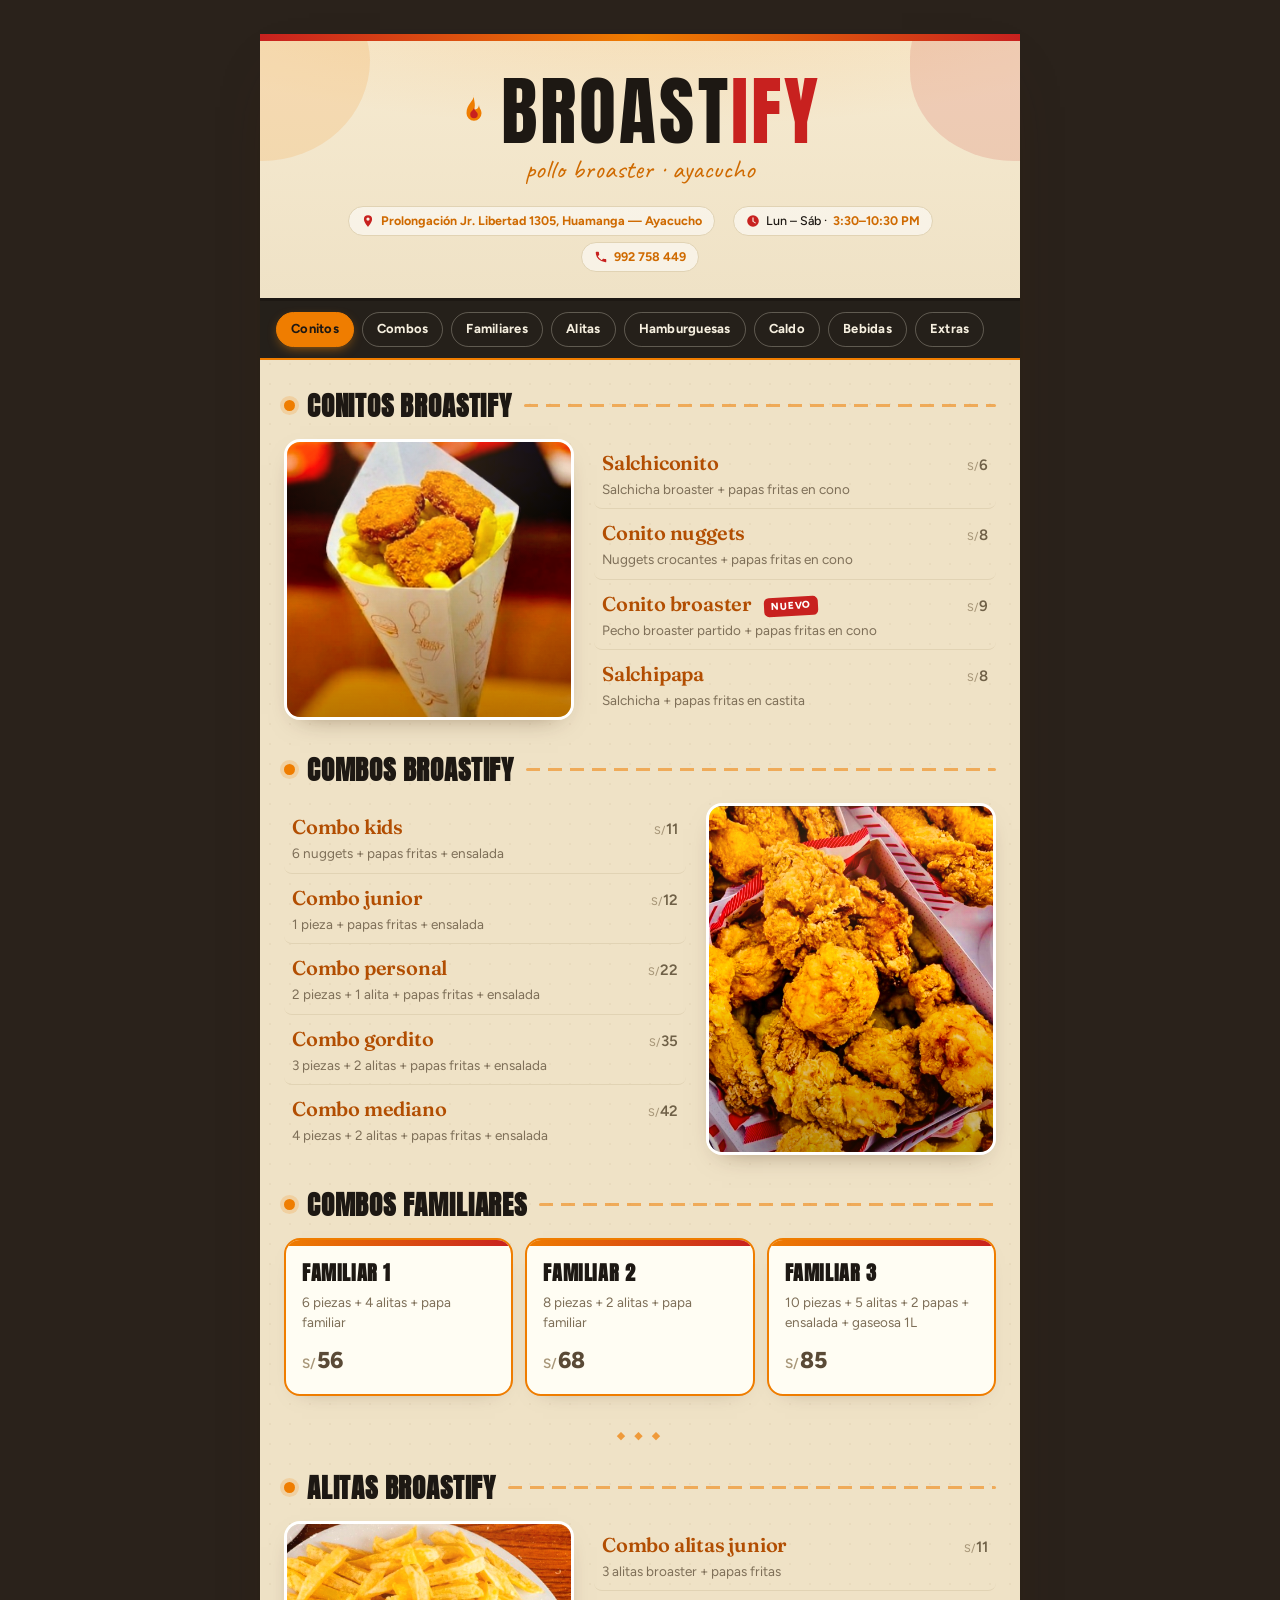
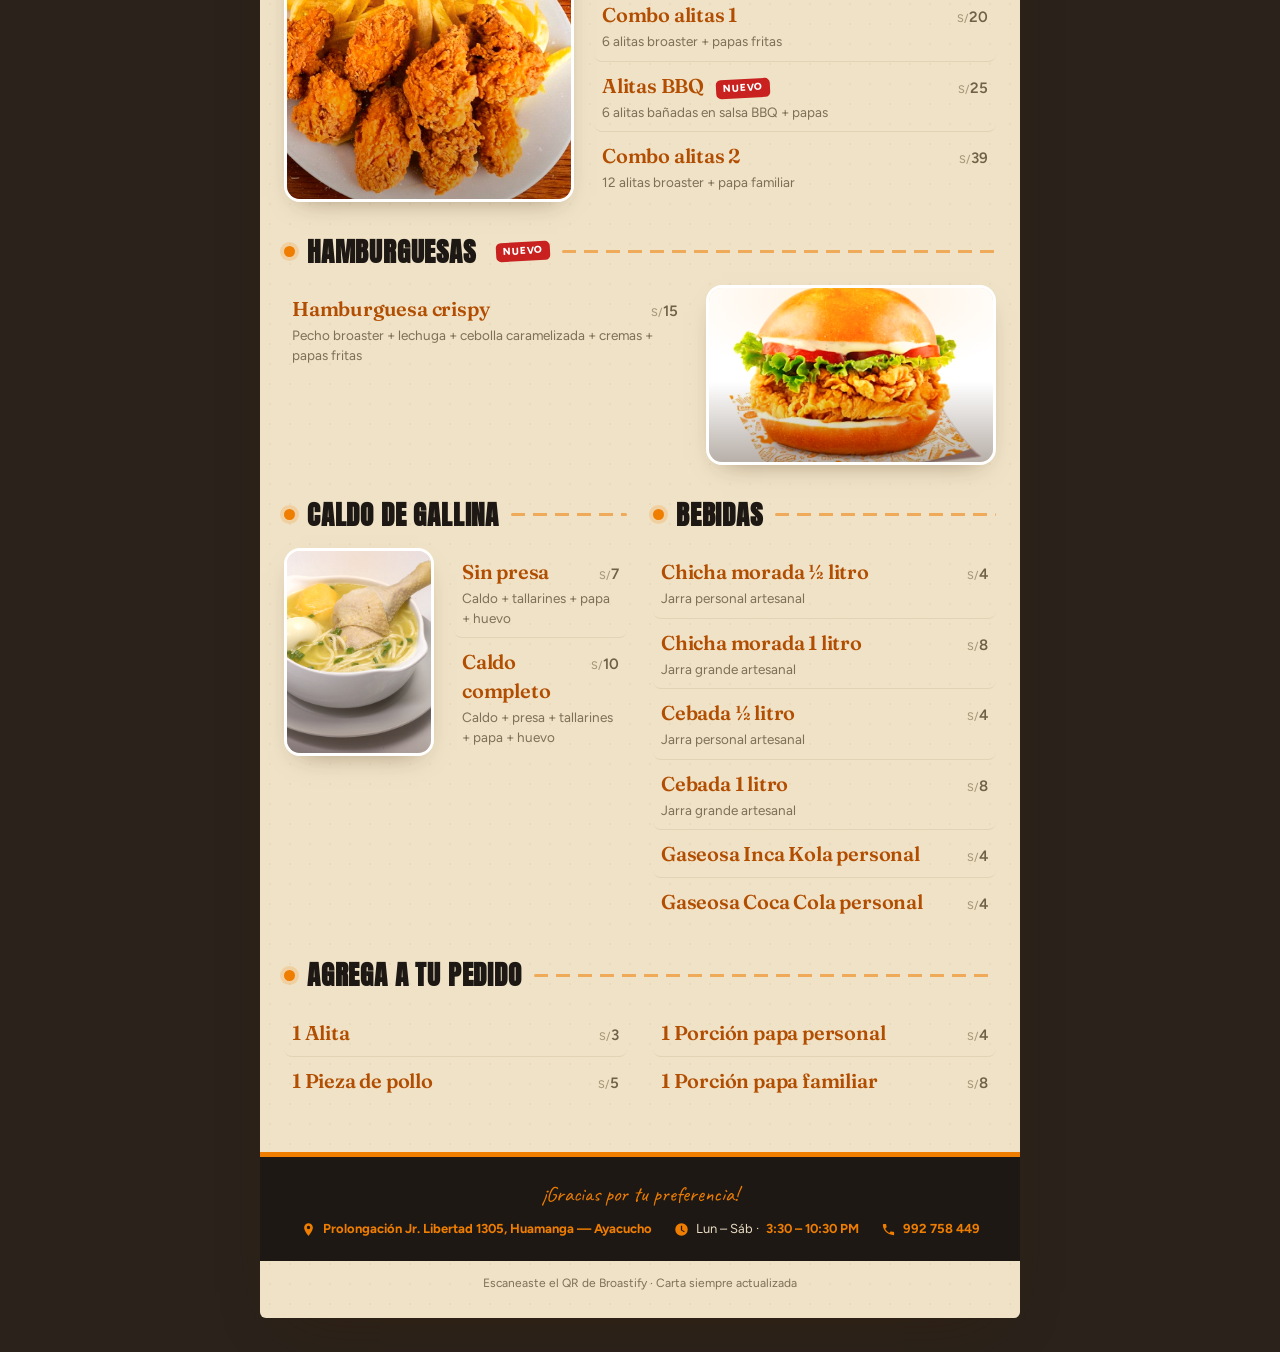
<file: index.html>
<!DOCTYPE html>
<html lang="es">
<head>
<meta charset="UTF-8">
<meta name="viewport" content="width=device-width, initial-scale=1">
<title>Broastify · Carta — Pollo broaster Ayacucho</title>
<meta name="description" content="Carta de Broastify: pollo broaster, alitas, combos familiares, caldo de gallina y más. Prolongación Jr. Libertad 1305, Huamanga — Ayacucho.">
<meta name="theme-color" content="#F5890A">
<link rel="preconnect" href="https://fonts.googleapis.com">
<link rel="preconnect" href="https://fonts.gstatic.com" crossorigin>
<link href="https://fonts.googleapis.com/css2?family=Anton&family=Caveat:wght@600;700&family=Figtree:wght@400;500;600;700;800&family=Fraunces:opsz,wght@9..144,500;9..144,600;9..144,700&display=swap" rel="stylesheet">
<link rel="stylesheet" href="styles.css">
</head>
<body>
<div class="menu">

  <!-- masthead -->
  <header class="masthead">
    <div class="brandmark">
      <svg class="flame" viewBox="0 0 24 30" fill="none" aria-hidden="true">
        <path d="M12 1C12 7 6 8 6 16a6 6 0 0 0 12 0c0-3-2-4-2-7 0 3-2 4-4 4 2-4-1-9 0-12Z" fill="#ef7d00"/>
        <path d="M12 11c0 3-3 3-3 6a3 3 0 0 0 6 0c0-2-3-3-3-6Z" fill="#c8211f"/>
      </svg>
      <div class="logo">BROAST<b>IFY</b></div>
    </div>
    <div class="tagline">pollo broaster · ayacucho</div>
    <div class="meta">
      <span><svg viewBox="0 0 24 24" fill="currentColor"><path d="M12 2a7 7 0 0 0-7 7c0 5 7 13 7 13s7-8 7-13a7 7 0 0 0-7-7Zm0 9.5A2.5 2.5 0 1 1 12 6a2.5 2.5 0 0 1 0 5.5Z"/></svg><b>Prolongación Jr. Libertad 1305, Huamanga — Ayacucho</b></span>
      <span><svg viewBox="0 0 24 24" fill="currentColor"><path d="M12 2a10 10 0 1 0 0 20 10 10 0 0 0 0-20Zm1 10.6 4 2.3-.8 1.4L11 13V6h2v6.6Z"/></svg>Lun – Sáb · <b>3:30–10:30 PM</b></span>
      <span><svg viewBox="0 0 24 24" fill="currentColor"><path d="M6.6 10.8a15 15 0 0 0 6.6 6.6l2.2-2.2c.3-.3.7-.4 1-.2 1.2.4 2.4.6 3.6.6.6 0 1 .4 1 1V20c0 .6-.4 1-1 1A17 17 0 0 1 3 4c0-.6.4-1 1-1h3.4c.6 0 1 .4 1 1 0 1.3.2 2.5.6 3.6.1.4 0 .8-.3 1l-2.1 2.2Z"/></svg><b>992 758 449</b></span>
    </div>
  </header>

  <!-- chip nav (screen only) -->
  <nav class="chips" aria-label="Categorías">
    <a href="#conitos">Conitos</a>
    <a href="#combos">Combos</a>
    <a href="#familiares">Familiares</a>
    <a href="#alitas">Alitas</a>
    <a href="#hamburguesas">Hamburguesas</a>
    <a href="#caldo">Caldo</a>
    <a href="#bebidas">Bebidas</a>
    <a href="#extras">Extras</a>
  </nav>

  <main>

    <!-- Conitos -->
    <section class="course" id="conitos">
      <h2 class="course__title"><span class="dot"></span>Conitos Broastify</h2>
      <div class="course__body">
        <div class="photo"><img src="images/conito.jpg" alt="Conito broaster" loading="lazy"></div>
        <ul class="list">
          <li class="item"><div class="item__row"><span class="item__name">Salchiconito</span><span class="leader"></span><span class="price"><i>S/</i>6</span></div><p class="item__desc">Salchicha broaster + papas fritas en cono</p></li>
          <li class="item"><div class="item__row"><span class="item__name">Conito nuggets</span><span class="leader"></span><span class="price"><i>S/</i>8</span></div><p class="item__desc">Nuggets crocantes + papas fritas en cono</p></li>
          <li class="item"><div class="item__row"><span class="item__name">Conito broaster <span class="new">Nuevo</span></span><span class="leader"></span><span class="price"><i>S/</i>9</span></div><p class="item__desc">Pecho broaster partido + papas fritas en cono</p></li>
          <li class="item"><div class="item__row"><span class="item__name">Salchipapa</span><span class="leader"></span><span class="price"><i>S/</i>8</span></div><p class="item__desc">Salchicha + papas fritas en castita</p></li>
        </ul>
      </div>
    </section>

    <!-- Combos -->
    <section class="course course--rev" id="combos">
      <h2 class="course__title"><span class="dot"></span>Combos Broastify</h2>
      <div class="course__body">
        <div class="photo"><img src="images/combos.jpg" alt="Combos Broastify" loading="lazy"></div>
        <ul class="list">
          <li class="item"><div class="item__row"><span class="item__name">Combo kids</span><span class="leader"></span><span class="price"><i>S/</i>11</span></div><p class="item__desc">6 nuggets + papas fritas + ensalada</p></li>
          <li class="item"><div class="item__row"><span class="item__name">Combo junior</span><span class="leader"></span><span class="price"><i>S/</i>12</span></div><p class="item__desc">1 pieza + papas fritas + ensalada</p></li>
          <li class="item"><div class="item__row"><span class="item__name">Combo personal</span><span class="leader"></span><span class="price"><i>S/</i>22</span></div><p class="item__desc">2 piezas + 1 alita + papas fritas + ensalada</p></li>
          <li class="item"><div class="item__row"><span class="item__name">Combo gordito</span><span class="leader"></span><span class="price"><i>S/</i>35</span></div><p class="item__desc">3 piezas + 2 alitas + papas fritas + ensalada</p></li>
          <li class="item"><div class="item__row"><span class="item__name">Combo mediano</span><span class="leader"></span><span class="price"><i>S/</i>42</span></div><p class="item__desc">4 piezas + 2 alitas + papas fritas + ensalada</p></li>
        </ul>
      </div>
    </section>

    <!-- Familiares -->
    <section class="course" id="familiares">
      <h2 class="course__title"><span class="dot"></span>Combos Familiares</h2>
      <div class="fam">
        <div class="fam-card"><h3>Familiar 1</h3><p>6 piezas + 4 alitas + papa familiar</p><span class="price"><i>S/</i>56</span></div>
        <div class="fam-card"><h3>Familiar 2</h3><p>8 piezas + 2 alitas + papa familiar</p><span class="price"><i>S/</i>68</span></div>
        <div class="fam-card"><h3>Familiar 3</h3><p>10 piezas + 5 alitas + 2 papas + ensalada + gaseosa 1L</p><span class="price"><i>S/</i>85</span></div>
      </div>
    </section>

    <div class="page-break"></div>

    <!-- Alitas -->
    <section class="course" id="alitas">
      <h2 class="course__title"><span class="dot"></span>Alitas Broastify</h2>
      <div class="course__body">
        <div class="photo"><img src="images/alitas.jpg" alt="Alitas Broastify" loading="lazy"></div>
        <ul class="list">
          <li class="item"><div class="item__row"><span class="item__name">Combo alitas junior</span><span class="leader"></span><span class="price"><i>S/</i>11</span></div><p class="item__desc">3 alitas broaster + papas fritas</p></li>
          <li class="item"><div class="item__row"><span class="item__name">Combo alitas 1</span><span class="leader"></span><span class="price"><i>S/</i>20</span></div><p class="item__desc">6 alitas broaster + papas fritas</p></li>
          <li class="item"><div class="item__row"><span class="item__name">Alitas BBQ <span class="new">Nuevo</span></span><span class="leader"></span><span class="price"><i>S/</i>25</span></div><p class="item__desc">6 alitas bañadas en salsa BBQ + papas</p></li>
          <li class="item"><div class="item__row"><span class="item__name">Combo alitas 2</span><span class="leader"></span><span class="price"><i>S/</i>39</span></div><p class="item__desc">12 alitas broaster + papa familiar</p></li>
        </ul>
      </div>
    </section>

    <!-- Hamburguesa -->
    <section class="course course--rev" id="hamburguesas">
      <h2 class="course__title"><span class="dot"></span>Hamburguesas <span class="new">Nuevo</span></h2>
      <div class="course__body">
        <div class="photo"><img src="images/hamburguesa.jpg" alt="Hamburguesa crispy" loading="lazy"></div>
        <ul class="list">
          <li class="item"><div class="item__row"><span class="item__name">Hamburguesa crispy</span><span class="leader"></span><span class="price"><i>S/</i>15</span></div><p class="item__desc">Pecho broaster + lechuga + cebolla caramelizada + cremas + papas fritas</p></li>
        </ul>
      </div>
    </section>

    <!-- Caldo + Bebidas -->
    <div class="split">
      <section class="course" id="caldo">
        <h2 class="course__title"><span class="dot"></span>Caldo de Gallina</h2>
        <div class="course__body">
          <div class="photo"><img src="images/caldo.jpg" alt="Caldo de gallina" loading="lazy"></div>
          <ul class="list">
            <li class="item"><div class="item__row"><span class="item__name">Sin presa</span><span class="leader"></span><span class="price"><i>S/</i>7</span></div><p class="item__desc">Caldo + tallarines + papa + huevo</p></li>
            <li class="item"><div class="item__row"><span class="item__name">Caldo completo</span><span class="leader"></span><span class="price"><i>S/</i>10</span></div><p class="item__desc">Caldo + presa + tallarines + papa + huevo</p></li>
          </ul>
        </div>
      </section>

      <section class="course" id="bebidas">
        <h2 class="course__title"><span class="dot"></span>Bebidas</h2>
        <ul class="list">
          <li class="item"><div class="item__row"><span class="item__name">Chicha morada ½ litro</span><span class="leader"></span><span class="price"><i>S/</i>4</span></div><p class="item__desc">Jarra personal artesanal</p></li>
          <li class="item"><div class="item__row"><span class="item__name">Chicha morada 1 litro</span><span class="leader"></span><span class="price"><i>S/</i>8</span></div><p class="item__desc">Jarra grande artesanal</p></li>
          <li class="item"><div class="item__row"><span class="item__name">Cebada ½ litro</span><span class="leader"></span><span class="price"><i>S/</i>4</span></div><p class="item__desc">Jarra personal artesanal</p></li>
          <li class="item"><div class="item__row"><span class="item__name">Cebada 1 litro</span><span class="leader"></span><span class="price"><i>S/</i>8</span></div><p class="item__desc">Jarra grande artesanal</p></li>
          <li class="item"><div class="item__row"><span class="item__name">Gaseosa Inca Kola personal</span><span class="leader"></span><span class="price"><i>S/</i>4</span></div></li>
          <li class="item"><div class="item__row"><span class="item__name">Gaseosa Coca Cola personal</span><span class="leader"></span><span class="price"><i>S/</i>4</span></div></li>
        </ul>
      </section>
    </div>

    <!-- Extras -->
    <section class="course" id="extras">
      <h2 class="course__title"><span class="dot"></span>Agrega a tu pedido</h2>
      <div class="split">
        <ul class="list">
          <li class="item"><div class="item__row"><span class="item__name">1 Alita</span><span class="leader"></span><span class="price"><i>S/</i>3</span></div></li>
          <li class="item"><div class="item__row"><span class="item__name">1 Pieza de pollo</span><span class="leader"></span><span class="price"><i>S/</i>5</span></div></li>
        </ul>
        <ul class="list">
          <li class="item"><div class="item__row"><span class="item__name">1 Porción papa personal</span><span class="leader"></span><span class="price"><i>S/</i>4</span></div></li>
          <li class="item"><div class="item__row"><span class="item__name">1 Porción papa familiar</span><span class="leader"></span><span class="price"><i>S/</i>8</span></div></li>
        </ul>
      </div>
    </section>

  </main>

  <!-- footer -->
  <footer class="foot">
    <div class="sign">¡Gracias por tu preferencia!</div>
    <div class="row">
      <span><svg viewBox="0 0 24 24" fill="currentColor"><path d="M12 2a7 7 0 0 0-7 7c0 5 7 13 7 13s7-8 7-13a7 7 0 0 0-7-7Zm0 9.5A2.5 2.5 0 1 1 12 6a2.5 2.5 0 0 1 0 5.5Z"/></svg><b>Prolongación Jr. Libertad 1305, Huamanga — Ayacucho</b></span>
      <span><svg viewBox="0 0 24 24" fill="currentColor"><path d="M12 2a10 10 0 1 0 0 20 10 10 0 0 0 0-20Zm1 10.6 4 2.3-.8 1.4L11 13V6h2v6.6Z"/></svg>Lun – Sáb · <b>3:30 – 10:30 PM</b></span>
      <span><svg viewBox="0 0 24 24" fill="currentColor"><path d="M6.6 10.8a15 15 0 0 0 6.6 6.6l2.2-2.2c.3-.3.7-.4 1-.2 1.2.4 2.4.6 3.6.6.6 0 1 .4 1 1V20c0 .6-.4 1-1 1A17 17 0 0 1 3 4c0-.6.4-1 1-1h3.4c.6 0 1 .4 1 1 0 1.3.2 2.5.6 3.6.1.4 0 .8-.3 1l-2.1 2.2Z"/></svg><b>992 758 449</b></span>
    </div>
  </footer>

  <p class="scan-hint">Escaneaste el QR de Broastify · Carta siempre actualizada</p>

</div>
<script src="script.js"></script>
</body>
</html>
</file>
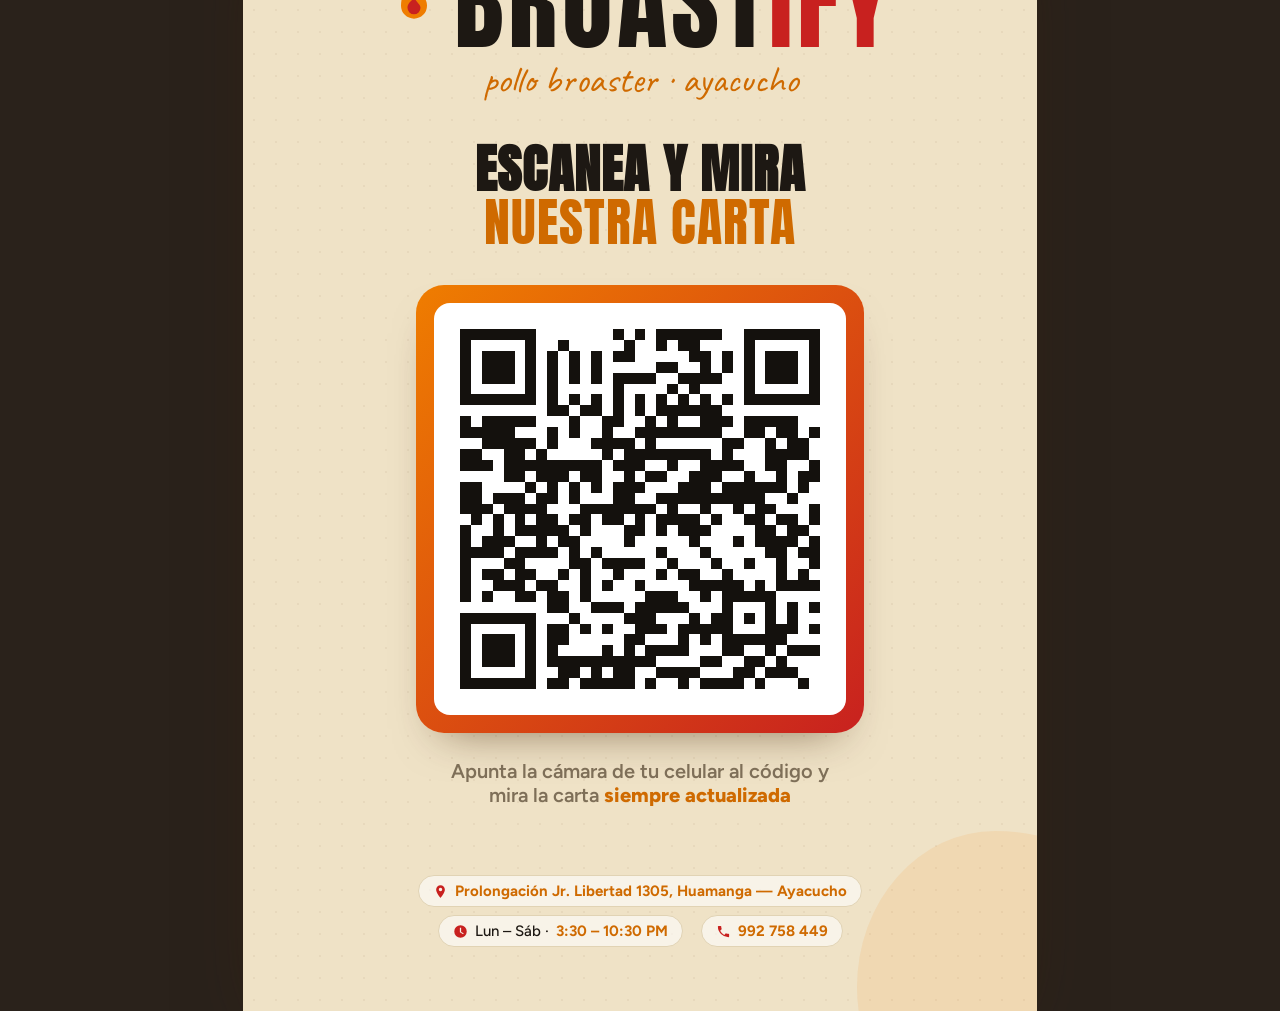
<file: qr.html>
<!DOCTYPE html>
<html lang="es">
<head>
<meta charset="UTF-8">
<meta name="viewport" content="width=device-width, initial-scale=1">
<title>Broastify · Escanea la carta</title>
<!--
  Cartel A4 con QR para imprimir.
  El QR apunta a esta URL (para cambiarla, regenera el QR):
  https://alexaquintanilla.github.io/carta-broastify/
-->
<link rel="preconnect" href="https://fonts.googleapis.com">
<link rel="preconnect" href="https://fonts.gstatic.com" crossorigin>
<link href="https://fonts.googleapis.com/css2?family=Anton&family=Caveat:wght@600;700&family=Figtree:wght@400;500;600;700;800&display=swap" rel="stylesheet">
<style>
:root{
  --paper:#efe2c6; --paper-2:#f6ead0; --card:#fffdf3;
  --ink:#1d1813; --ink-soft:#7e6f58;
  --orange:#ef7d00; --orange-deep:#cf6a00; --red:#c8211f;
  --hair:#e1d3b4;
}
*{margin:0;padding:0;box-sizing:border-box}
html,body{height:100%}
body{
  font-family:'Figtree',system-ui,sans-serif;color:var(--ink);
  background:#2a221b;display:flex;align-items:center;justify-content:center;
  min-height:100vh;padding:28px;
}

/* ---------- A4 sheet ---------- */
.sheet{
  width:210mm;max-width:100%;aspect-ratio:210/297;
  background-color:var(--paper);
  background-image:radial-gradient(rgba(80,45,0,.05) 1px,transparent 1.4px);
  background-size:22px 22px;
  position:relative;overflow:hidden;
  box-shadow:0 30px 70px -30px rgba(60,30,0,.6);
  display:flex;flex-direction:column;align-items:center;
  text-align:center;
  padding:clamp(26px,5vw,64px) clamp(22px,5vw,56px);
}
.sheet::before{
  content:"";position:absolute;top:0;left:0;right:0;height:9px;
  background:linear-gradient(90deg,var(--red),var(--orange) 50%,var(--red));
  -webkit-print-color-adjust:exact;print-color-adjust:exact;
}
.sheet::after{
  content:"";position:absolute;width:300px;height:300px;right:-120px;bottom:-120px;
  border-radius:46% 54% 60% 40%/52% 44% 56% 48%;
  background:var(--orange);opacity:.1;
  -webkit-print-color-adjust:exact;print-color-adjust:exact;
}

/* ---------- brand ---------- */
.brand{position:relative;z-index:1;display:inline-flex;align-items:center;gap:14px;margin-top:6px}
.flame{width:clamp(34px,7vw,52px);height:auto;flex:none}
.logo{
  font-family:'Anton',sans-serif;font-size:clamp(52px,12vw,104px);line-height:.86;
  letter-spacing:.04em;text-transform:uppercase;color:var(--ink);
}
.logo b{color:var(--red);font-weight:400}
.tagline{
  font-family:'Caveat',cursive;font-size:clamp(24px,5vw,38px);
  color:var(--orange-deep);margin-top:8px;position:relative;z-index:1;
}

/* ---------- headline ---------- */
.headline{
  font-family:'Anton',sans-serif;text-transform:uppercase;
  font-size:clamp(28px,6vw,52px);letter-spacing:.02em;line-height:1.02;
  color:var(--ink);margin-top:clamp(20px,4vw,40px);position:relative;z-index:1;
}
.headline b{color:var(--orange-deep);font-weight:400}

/* ---------- QR card ---------- */
.qr-card{
  position:relative;z-index:1;border-radius:28px;
  background:linear-gradient(135deg,var(--orange),var(--red));
  padding:clamp(12px,2.4vw,18px);margin-top:clamp(20px,4vw,36px);
  box-shadow:0 22px 46px -26px rgba(60,30,0,.6);
  -webkit-print-color-adjust:exact;print-color-adjust:exact;
}
.qr-inner{
  background:#fff;border-radius:16px;padding:clamp(16px,3vw,26px);
  -webkit-print-color-adjust:exact;print-color-adjust:exact;
}
.qr-card svg{
  display:block;width:clamp(220px,42vw,360px);height:auto;
  shape-rendering:crispEdges;
}
.qr-card svg path{fill:#14110d}

.hint{
  font-size:clamp(15px,2.6vw,20px);font-weight:600;color:var(--ink-soft);
  margin-top:clamp(16px,3vw,26px);max-width:30ch;position:relative;z-index:1;
}
.hint b{color:var(--orange-deep);font-weight:800}

/* ---------- contact strip ---------- */
.meta{
  margin-top:auto;padding-top:clamp(20px,4vw,34px);
  display:flex;flex-wrap:wrap;justify-content:center;gap:8px 18px;
  font-size:clamp(12px,2.2vw,15px);font-weight:500;color:var(--ink);
  position:relative;z-index:1;
}
.meta span{display:inline-flex;align-items:center;gap:7px;background:rgba(255,255,255,.6);
  border:1px solid var(--hair);padding:6px 14px;border-radius:999px;
  -webkit-print-color-adjust:exact;print-color-adjust:exact}
.meta b{color:var(--orange-deep);font-weight:700}
.meta svg{width:15px;height:15px;flex:none;color:var(--red)}

/* ---------- print ---------- */
@page{size:A4;margin:0}
@media print{
  body{background:#fff;padding:0;display:block}
  .sheet{width:210mm;height:297mm;max-width:none;aspect-ratio:auto;box-shadow:none;margin:0}
}
</style>
</head>
<body>

  <div class="sheet">
    <div class="brand">
      <svg class="flame" viewBox="0 0 24 30" fill="none" aria-hidden="true">
        <path d="M12 1C12 7 6 8 6 16a6 6 0 0 0 12 0c0-3-2-4-2-7 0 3-2 4-4 4 2-4-1-9 0-12Z" fill="#ef7d00"/>
        <path d="M12 11c0 3-3 3-3 6a3 3 0 0 0 6 0c0-2-3-3-3-6Z" fill="#c8211f"/>
      </svg>
      <div class="logo">BROAST<b>IFY</b></div>
    </div>
    <div class="tagline">pollo broaster · ayacucho</div>

    <h1 class="headline">Escanea y mira<br><b>nuestra carta</b></h1>

    <div class="qr-card">
      <div class="qr-inner">
      <svg viewBox="0 0 33 33" role="img" aria-label="Código QR de la carta Broastify">
        <path d="M0,0H1V1H0zM1,0H2V1H1zM2,0H3V1H2zM3,0H4V1H3zM4,0H5V1H4zM5,0H6V1H5zM6,0H7V1H6zM14,0H15V1H14zM16,0H17V1H16zM18,0H19V1H18zM19,0H20V1H19zM20,0H21V1H20zM21,0H22V1H21zM22,0H23V1H22zM23,0H24V1H23zM26,0H27V1H26zM27,0H28V1H27zM28,0H29V1H28zM29,0H30V1H29zM30,0H31V1H30zM31,0H32V1H31zM32,0H33V1H32zM0,1H1V2H0zM6,1H7V2H6zM9,1H10V2H9zM15,1H16V2H15zM18,1H19V2H18zM20,1H21V2H20zM21,1H22V2H21zM26,1H27V2H26zM32,1H33V2H32zM0,2H1V3H0zM2,2H3V3H2zM3,2H4V3H3zM4,2H5V3H4zM6,2H7V3H6zM8,2H9V3H8zM10,2H11V3H10zM12,2H13V3H12zM14,2H15V3H14zM15,2H16V3H15zM21,2H22V3H21zM22,2H23V3H22zM24,2H25V3H24zM26,2H27V3H26zM28,2H29V3H28zM29,2H30V3H29zM30,2H31V3H30zM32,2H33V3H32zM0,3H1V4H0zM2,3H3V4H2zM3,3H4V4H3zM4,3H5V4H4zM6,3H7V4H6zM8,3H9V4H8zM10,3H11V4H10zM12,3H13V4H12zM18,3H19V4H18zM19,3H20V4H19zM22,3H23V4H22zM24,3H25V4H24zM26,3H27V4H26zM28,3H29V4H28zM29,3H30V4H29zM30,3H31V4H30zM32,3H33V4H32zM0,4H1V5H0zM2,4H3V5H2zM3,4H4V5H3zM4,4H5V5H4zM6,4H7V5H6zM8,4H9V5H8zM10,4H11V5H10zM12,4H13V5H12zM14,4H15V5H14zM15,4H16V5H15zM16,4H17V5H16zM17,4H18V5H17zM20,4H21V5H20zM21,4H22V5H21zM22,4H23V5H22zM23,4H24V5H23zM26,4H27V5H26zM28,4H29V5H28zM29,4H30V5H29zM30,4H31V5H30zM32,4H33V5H32zM0,5H1V6H0zM6,5H7V6H6zM8,5H9V6H8zM14,5H15V6H14zM19,5H20V6H19zM21,5H22V6H21zM26,5H27V6H26zM32,5H33V6H32zM0,6H1V7H0zM1,6H2V7H1zM2,6H3V7H2zM3,6H4V7H3zM4,6H5V7H4zM5,6H6V7H5zM6,6H7V7H6zM8,6H9V7H8zM10,6H11V7H10zM12,6H13V7H12zM14,6H15V7H14zM16,6H17V7H16zM18,6H19V7H18zM20,6H21V7H20zM22,6H23V7H22zM24,6H25V7H24zM26,6H27V7H26zM27,6H28V7H27zM28,6H29V7H28zM29,6H30V7H29zM30,6H31V7H30zM31,6H32V7H31zM32,6H33V7H32zM8,7H9V8H8zM9,7H10V8H9zM11,7H12V8H11zM12,7H13V8H12zM14,7H15V8H14zM16,7H17V8H16zM18,7H19V8H18zM19,7H20V8H19zM20,7H21V8H20zM21,7H22V8H21zM22,7H23V8H22zM23,7H24V8H23zM0,8H1V9H0zM2,8H3V9H2zM3,8H4V9H3zM4,8H5V9H4zM5,8H6V9H5zM6,8H7V9H6zM10,8H11V9H10zM13,8H14V9H13zM14,8H15V9H14zM17,8H18V9H17zM19,8H20V9H19zM22,8H23V9H22zM23,8H24V9H23zM24,8H25V9H24zM26,8H27V9H26zM27,8H28V9H27zM28,8H29V9H28zM29,8H30V9H29zM30,8H31V9H30zM0,9H1V10H0zM1,9H2V10H1zM2,9H3V10H2zM3,9H4V10H3zM4,9H5V10H4zM8,9H9V10H8zM10,9H11V10H10zM13,9H14V10H13zM16,9H17V10H16zM17,9H18V10H17zM18,9H19V10H18zM19,9H20V10H19zM20,9H21V10H20zM21,9H22V10H21zM22,9H23V10H22zM23,9H24V10H23zM26,9H27V10H26zM27,9H28V10H27zM29,9H30V10H29zM30,9H31V10H30zM32,9H33V10H32zM2,10H3V11H2zM3,10H4V11H3zM4,10H5V11H4zM5,10H6V11H5zM6,10H7V11H6zM8,10H9V11H8zM12,10H13V11H12zM13,10H14V11H13zM14,10H15V11H14zM15,10H16V11H15zM17,10H18V11H17zM24,10H25V11H24zM25,10H26V11H25zM28,10H29V11H28zM30,10H31V11H30zM31,10H32V11H31zM0,11H1V12H0zM1,11H2V12H1zM4,11H5V12H4zM5,11H6V12H5zM7,11H8V12H7zM13,11H14V12H13zM15,11H16V12H15zM16,11H17V12H16zM17,11H18V12H17zM18,11H19V12H18zM19,11H20V12H19zM20,11H21V12H20zM21,11H22V12H21zM22,11H23V12H22zM24,11H25V12H24zM28,11H29V12H28zM29,11H30V12H29zM30,11H31V12H30zM31,11H32V12H31zM0,12H1V13H0zM1,12H2V13H1zM2,12H3V13H2zM4,12H5V13H4zM5,12H6V13H5zM6,12H7V13H6zM7,12H8V13H7zM8,12H9V13H8zM9,12H10V13H9zM10,12H11V13H10zM11,12H12V13H11zM12,12H13V13H12zM14,12H15V13H14zM15,12H16V13H15zM16,12H17V13H16zM19,12H20V13H19zM22,12H23V13H22zM23,12H24V13H23zM24,12H25V13H24zM25,12H26V13H25zM28,12H29V13H28zM29,12H30V13H29zM32,12H33V13H32zM4,13H5V14H4zM5,13H6V14H5zM7,13H8V14H7zM8,13H9V14H8zM9,13H10V14H9zM11,13H12V14H11zM12,13H13V14H12zM15,13H16V14H15zM17,13H18V14H17zM18,13H19V14H18zM21,13H22V14H21zM22,13H23V14H22zM23,13H24V14H23zM26,13H27V14H26zM29,13H30V14H29zM31,13H32V14H31zM32,13H33V14H32zM0,14H1V15H0zM1,14H2V15H1zM6,14H7V15H6zM8,14H9V15H8zM10,14H11V15H10zM12,14H13V15H12zM14,14H15V15H14zM15,14H16V15H15zM16,14H17V15H16zM20,14H21V15H20zM21,14H22V15H21zM22,14H23V15H22zM24,14H25V15H24zM25,14H26V15H25zM26,14H27V15H26zM27,14H28V15H27zM28,14H29V15H28zM29,14H30V15H29zM31,14H32V15H31zM0,15H1V16H0zM1,15H2V16H1zM3,15H4V16H3zM4,15H5V16H4zM5,15H6V16H5zM7,15H8V16H7zM8,15H9V16H8zM10,15H11V16H10zM14,15H15V16H14zM15,15H16V16H15zM18,15H19V16H18zM19,15H20V16H19zM20,15H21V16H20zM21,15H22V16H21zM22,15H23V16H22zM23,15H24V16H23zM24,15H25V16H24zM25,15H26V16H25zM26,15H27V16H26zM27,15H28V16H27zM30,15H31V16H30zM0,16H1V17H0zM1,16H2V17H1zM2,16H3V17H2zM4,16H5V17H4zM5,16H6V17H5zM6,16H7V17H6zM7,16H8V17H7zM11,16H12V17H11zM12,16H13V17H12zM13,16H14V17H13zM14,16H15V17H14zM15,16H16V17H15zM16,16H17V17H16zM17,16H18V17H17zM19,16H20V17H19zM22,16H23V17H22zM25,16H26V17H25zM27,16H28V17H27zM28,16H29V17H28zM32,16H33V17H32zM1,17H2V18H1zM3,17H4V18H3zM5,17H6V18H5zM7,17H8V18H7zM8,17H9V18H8zM10,17H11V18H10zM11,17H12V18H11zM13,17H14V18H13zM14,17H15V18H14zM16,17H17V18H16zM18,17H19V18H18zM19,17H20V18H19zM20,17H21V18H20zM21,17H22V18H21zM23,17H24V18H23zM26,17H27V18H26zM27,17H28V18H27zM29,17H30V18H29zM30,17H31V18H30zM32,17H33V18H32zM0,18H1V19H0zM3,18H4V19H3zM5,18H6V19H5zM6,18H7V19H6zM7,18H8V19H7zM8,18H9V19H8zM9,18H10V19H9zM11,18H12V19H11zM15,18H16V19H15zM16,18H17V19H16zM18,18H19V19H18zM20,18H21V19H20zM21,18H22V19H21zM22,18H23V19H22zM27,18H28V19H27zM28,18H29V19H28zM30,18H31V19H30zM31,18H32V19H31zM0,19H1V20H0zM2,19H3V20H2zM3,19H4V20H3zM4,19H5V20H4zM7,19H8V20H7zM9,19H10V20H9zM10,19H11V20H10zM15,19H16V20H15zM21,19H22V20H21zM25,19H26V20H25zM27,19H28V20H27zM28,19H29V20H28zM29,19H30V20H29zM30,19H31V20H30zM32,19H33V20H32zM0,20H1V21H0zM1,20H2V21H1zM2,20H3V21H2zM3,20H4V21H3zM5,20H6V21H5zM6,20H7V21H6zM7,20H8V21H7zM8,20H9V21H8zM10,20H11V21H10zM12,20H13V21H12zM18,20H19V21H18zM22,20H23V21H22zM28,20H29V21H28zM29,20H30V21H29zM31,20H32V21H31zM32,20H33V21H32zM0,21H1V22H0zM4,21H5V22H4zM5,21H6V22H5zM10,21H11V22H10zM11,21H12V22H11zM13,21H14V22H13zM14,21H15V22H14zM15,21H16V22H15zM16,21H17V22H16zM19,21H20V22H19zM23,21H24V22H23zM26,21H27V22H26zM29,21H30V22H29zM32,21H33V22H32zM0,22H1V23H0zM2,22H3V23H2zM3,22H4V23H3zM5,22H6V23H5zM6,22H7V23H6zM9,22H10V23H9zM11,22H12V23H11zM14,22H15V23H14zM18,22H19V23H18zM20,22H21V23H20zM21,22H22V23H21zM24,22H25V23H24zM29,22H30V23H29zM31,22H32V23H31zM0,23H1V24H0zM3,23H4V24H3zM4,23H5V24H4zM5,23H6V24H5zM7,23H8V24H7zM8,23H9V24H8zM11,23H12V24H11zM13,23H14V24H13zM16,23H17V24H16zM21,23H22V24H21zM22,23H23V24H22zM23,23H24V24H23zM24,23H25V24H24zM25,23H26V24H25zM27,23H28V24H27zM29,23H30V24H29zM30,23H31V24H30zM31,23H32V24H31zM32,23H33V24H32zM0,24H1V25H0zM2,24H3V25H2zM5,24H6V25H5zM6,24H7V25H6zM8,24H9V25H8zM9,24H10V25H9zM11,24H12V25H11zM17,24H18V25H17zM18,24H19V25H18zM19,24H20V25H19zM22,24H23V25H22zM24,24H25V25H24zM25,24H26V25H25zM26,24H27V25H26zM27,24H28V25H27zM28,24H29V25H28zM8,25H9V26H8zM9,25H10V26H9zM12,25H13V26H12zM13,25H14V26H13zM14,25H15V26H14zM16,25H17V26H16zM17,25H18V26H17zM18,25H19V26H18zM19,25H20V26H19zM20,25H21V26H20zM24,25H25V26H24zM28,25H29V26H28zM30,25H31V26H30zM32,25H33V26H32zM0,26H1V27H0zM1,26H2V27H1zM2,26H3V27H2zM3,26H4V27H3zM4,26H5V27H4zM5,26H6V27H5zM6,26H7V27H6zM10,26H11V27H10zM15,26H16V27H15zM16,26H17V27H16zM17,26H18V27H17zM21,26H22V27H21zM23,26H24V27H23zM24,26H25V27H24zM26,26H27V27H26zM28,26H29V27H28zM30,26H31V27H30zM0,27H1V28H0zM6,27H7V28H6zM8,27H9V28H8zM9,27H10V28H9zM11,27H12V28H11zM13,27H14V28H13zM16,27H17V28H16zM17,27H18V28H17zM18,27H19V28H18zM20,27H21V28H20zM21,27H22V28H21zM22,27H23V28H22zM23,27H24V28H23zM24,27H25V28H24zM28,27H29V28H28zM29,27H30V28H29zM30,27H31V28H30zM32,27H33V28H32zM0,28H1V29H0zM2,28H3V29H2zM3,28H4V29H3zM4,28H5V29H4zM6,28H7V29H6zM8,28H9V29H8zM9,28H10V29H9zM15,28H16V29H15zM16,28H17V29H16zM20,28H21V29H20zM22,28H23V29H22zM24,28H25V29H24zM25,28H26V29H25zM26,28H27V29H26zM27,28H28V29H27zM28,28H29V29H28zM29,28H30V29H29zM0,29H1V30H0zM2,29H3V30H2zM3,29H4V30H3zM4,29H5V30H4zM6,29H7V30H6zM8,29H9V30H8zM13,29H14V30H13zM15,29H16V30H15zM17,29H18V30H17zM18,29H19V30H18zM19,29H20V30H19zM20,29H21V30H20zM24,29H25V30H24zM25,29H26V30H25zM28,29H29V30H28zM30,29H31V30H30zM31,29H32V30H31zM32,29H33V30H32zM0,30H1V31H0zM2,30H3V31H2zM3,30H4V31H3zM4,30H5V31H4zM6,30H7V31H6zM8,30H9V31H8zM9,30H10V31H9zM10,30H11V31H10zM11,30H12V31H11zM12,30H13V31H12zM13,30H14V31H13zM14,30H15V31H14zM15,30H16V31H15zM16,30H17V31H16zM17,30H18V31H17zM22,30H23V31H22zM23,30H24V31H23zM26,30H27V31H26zM27,30H28V31H27zM29,30H30V31H29zM0,31H1V32H0zM6,31H7V32H6zM9,31H10V32H9zM10,31H11V32H10zM12,31H13V32H12zM14,31H15V32H14zM15,31H16V32H15zM18,31H19V32H18zM19,31H20V32H19zM20,31H21V32H20zM21,31H22V32H21zM25,31H26V32H25zM26,31H27V32H26zM28,31H29V32H28zM29,31H30V32H29zM30,31H31V32H30zM0,32H1V33H0zM1,32H2V33H1zM2,32H3V33H2zM3,32H4V33H3zM4,32H5V33H4zM5,32H6V33H5zM6,32H7V33H6zM8,32H9V33H8zM9,32H10V33H9zM11,32H12V33H11zM12,32H13V33H12zM13,32H14V33H13zM14,32H15V33H14zM15,32H16V33H15zM17,32H18V33H17zM20,32H21V33H20zM22,32H23V33H22zM23,32H24V33H23zM24,32H25V33H24zM25,32H26V33H25zM27,32H28V33H27zM31,32H32V33H31z"/>
      </svg>
      </div>
    </div>

    <p class="hint">Apunta la cámara de tu celular al código y mira la carta <b>siempre actualizada</b></p>

    <div class="meta">
      <span><svg viewBox="0 0 24 24" fill="currentColor"><path d="M12 2a7 7 0 0 0-7 7c0 5 7 13 7 13s7-8 7-13a7 7 0 0 0-7-7Zm0 9.5A2.5 2.5 0 1 1 12 6a2.5 2.5 0 0 1 0 5.5Z"/></svg><b>Prolongación Jr. Libertad 1305, Huamanga — Ayacucho</b></span>
      <span><svg viewBox="0 0 24 24" fill="currentColor"><path d="M12 2a10 10 0 1 0 0 20 10 10 0 0 0 0-20Zm1 10.6 4 2.3-.8 1.4L11 13V6h2v6.6Z"/></svg>Lun – Sáb · <b>3:30 – 10:30 PM</b></span>
      <span><svg viewBox="0 0 24 24" fill="currentColor"><path d="M6.6 10.8a15 15 0 0 0 6.6 6.6l2.2-2.2c.3-.3.7-.4 1-.2 1.2.4 2.4.6 3.6.6.6 0 1 .4 1 1V20c0 .6-.4 1-1 1A17 17 0 0 1 3 4c0-.6.4-1 1-1h3.4c.6 0 1 .4 1 1 0 1.3.2 2.5.6 3.6.1.4 0 .8-.3 1l-2.1 2.2Z"/></svg><b>992 758 449</b></span>
    </div>
  </div>


</body>
</html>
</file>
<file: styles.css>
:root{
  --paper:#efe2c6;
  --paper-2:#f6ead0;
  --card:#fffdf3;
  --ink:#1d1813;
  --ink-soft:#7e6f58;
  --orange:#ef7d00;
  --orange-deep:#cf6a00;
  --name:#b24e02;
  --red:#c8211f;
  --red-deep:#a81d1b;
  --leader:#d3c3a2;
  --hair:#e1d3b4;
  --max:760px;
  --r:16px;
  --shadow:0 24px 60px -28px rgba(60,30,0,.45);
}
*{margin:0;padding:0;box-sizing:border-box}
html{scroll-behavior:smooth}
body{
  font-family:'Figtree',system-ui,sans-serif;
  color:var(--ink);
  background:#2a221b;
  line-height:1.45;
  -webkit-text-size-adjust:100%;
}

/* ---------- sheet ---------- */
.menu{
  max-width:var(--max);
  margin:0 auto;
  background-color:var(--paper);
  background-image:radial-gradient(rgba(80,45,0,.045) 1px,transparent 1.4px);
  background-size:20px 20px;
  position:relative;
  overflow-x:clip;
  box-shadow:var(--shadow);
}
.menu::before{
  content:"";display:block;height:7px;position:relative;z-index:5;
  background:linear-gradient(90deg,var(--red),var(--orange) 50%,var(--red));
  -webkit-print-color-adjust:exact;print-color-adjust:exact;
}

/* ---------- masthead ---------- */
.masthead{
  position:relative;
  text-align:center;
  padding:38px 24px 26px;
  background:
    radial-gradient(120% 90% at 50% -20%,rgba(245,137,10,.16),transparent 60%),
    linear-gradient(180deg,var(--paper-2),var(--paper));
  border-bottom:3px solid var(--ink);
  overflow:hidden;
}
.masthead::before,.masthead::after{
  content:"";position:absolute;top:-60px;width:180px;height:180px;
  border-radius:46% 54% 60% 40%/52% 44% 56% 48%;
  background:var(--orange);opacity:.14;z-index:0;
}
.masthead::before{left:-70px}
.masthead::after{right:-70px;background:var(--red);border-radius:54% 46% 40% 60%/44% 56% 48% 52%}
.brandmark{position:relative;z-index:1;display:inline-flex;align-items:center;gap:12px;justify-content:center}
.flame{width:30px;height:38px;flex:none}
.logo{
  font-family:'Anton',sans-serif;
  font-size:clamp(46px,13vw,76px);
  line-height:.86;
  letter-spacing:.04em;
  color:var(--ink);
  text-transform:uppercase;
}
.logo b{color:var(--red);font-weight:400}
.tagline{
  font-family:'Caveat',cursive;
  font-size:clamp(20px,5.4vw,27px);
  color:var(--orange-deep);
  margin-top:6px;
  position:relative;z-index:1;
}
.meta{
  position:relative;z-index:1;
  margin-top:16px;display:flex;flex-wrap:wrap;justify-content:center;
  gap:6px 18px;font-size:12.5px;color:var(--ink);font-weight:500;
}
.meta span{display:inline-flex;align-items:center;gap:6px;background:rgba(255,255,255,.55);border:1px solid var(--hair);padding:5px 12px;border-radius:999px}
.meta b{color:var(--orange-deep);font-weight:700}
.meta svg{width:14px;height:14px;flex:none;color:var(--red)}

/* ---------- chip nav (screen only) ---------- */
.chips{
  position:sticky;top:0;z-index:30;
  display:flex;gap:8px;overflow-x:auto;
  padding:11px 16px;
  background:rgba(29,24,19,.96);
  -webkit-backdrop-filter:blur(6px);backdrop-filter:blur(6px);
  scrollbar-width:none;
  border-bottom:2px solid var(--orange);
}
.chips::-webkit-scrollbar{display:none}
.chips a{
  flex:none;text-decoration:none;
  font-size:13px;font-weight:700;letter-spacing:.02em;
  color:#f6efdf;
  padding:7px 14px;border-radius:999px;
  border:1.5px solid rgba(246,239,223,.28);
  white-space:nowrap;transition:transform .12s ease,background .15s ease,color .15s ease,border-color .15s ease;
}
.chips a:hover{transform:translateY(-1px)}
.chips a:hover,.chips a:active,.chips a.is-active{background:var(--orange);border-color:var(--orange);color:#1d1813}
.chips a.is-active{box-shadow:0 4px 12px -4px rgba(245,137,10,.7)}

/* ---------- body ---------- */
main{padding:26px 24px 8px}
.course{margin-bottom:30px;scroll-margin-top:66px;border-radius:12px}
.split>.course{scroll-margin-top:66px}
@keyframes flash{
  0%{background:rgba(245,137,10,0);box-shadow:0 0 0 0 rgba(245,137,10,0)}
  20%{background:rgba(245,137,10,.14);box-shadow:-12px 0 0 0 var(--orange)}
  100%{background:rgba(245,137,10,0);box-shadow:0 0 0 0 rgba(245,137,10,0)}
}
.course.is-flash{animation:flash 1.4s ease}
.course.is-current{background:rgba(245,137,10,.08);box-shadow:-12px 0 0 0 var(--orange);transition:background .3s ease}
.course__title{
  font-family:'Anton',sans-serif;
  font-size:27px;letter-spacing:.03em;text-transform:uppercase;
  color:var(--ink);display:flex;align-items:center;gap:12px;margin-bottom:14px;
}
.course__title .dot{width:11px;height:11px;border-radius:50%;background:var(--orange);flex:none;box-shadow:0 0 0 4px rgba(245,137,10,.2)}
.course__title::after{content:"";flex:1;height:3px;border-radius:3px;
  background:repeating-linear-gradient(90deg,var(--orange) 0 14px,transparent 14px 22px);opacity:.55}
.new{
  display:inline-block;vertical-align:middle;
  font-family:'Figtree',sans-serif;font-size:10px;font-weight:800;letter-spacing:.08em;
  color:#fff;background:var(--red);padding:2px 7px;border-radius:5px;margin-left:8px;
  text-transform:uppercase;transform:rotate(-3deg);
}

.course__body{display:flex;flex-direction:column;gap:16px;align-items:stretch}
.photo{
  position:relative;width:100%;height:215px;border-radius:var(--r);overflow:hidden;flex:none;
  box-shadow:0 10px 26px -16px rgba(60,30,0,.55);border:3px solid #fff;
}
.photo::after{
  content:"";position:absolute;inset:0;z-index:2;pointer-events:none;
  background:
    linear-gradient(to top,rgba(45,20,0,.34),transparent 46%),
    radial-gradient(120% 80% at 50% 6%,rgba(255,184,92,.20),transparent 56%);
}
.photo img{
  position:absolute;inset:0;width:100%;height:100%;object-fit:cover;display:block;z-index:1;
  filter:saturate(1.1) contrast(1.05) brightness(1.02);
  transition:transform .55s cubic-bezier(.2,.7,.2,1);
}
@media(hover:hover){.photo:hover img{transform:scale(1.06)}}

.list{list-style:none;display:flex;flex-direction:column}
.item{padding:9px 8px;border-bottom:1px solid var(--hair);border-radius:8px;transition:background .15s ease}
.item:last-child{border-bottom:none}
@media(hover:hover){.item:hover{background:rgba(245,137,10,.07)}}
.item__row{display:flex;align-items:baseline;justify-content:space-between;gap:14px}
.item__name{font-family:'Fraunces',Georgia,serif;font-optical-sizing:auto;font-size:20px;font-weight:600;letter-spacing:-.01em;color:var(--name,var(--ink))}
.leader{display:none}
.price{font-family:'Figtree',sans-serif;font-weight:600;font-size:15px;color:#6f6047;letter-spacing:0;white-space:nowrap;flex:none}
.price i{font-style:normal;font-weight:500;font-size:11px;color:#a89779;margin-right:1px}
.item__desc{font-size:13.5px;color:var(--ink-soft);margin-top:3px;max-width:48ch}

/* familiares cards */
.fam{display:grid;grid-template-columns:1fr;gap:12px}
.fam-card{
  background:var(--card);border:2px solid var(--orange);border-radius:var(--r);
  padding:18px 16px 16px;position:relative;overflow:hidden;
  box-shadow:0 8px 22px -18px rgba(60,30,0,.5);
  transition:transform .15s ease,box-shadow .15s ease;
}
.fam-card::before{content:"";position:absolute;top:0;left:0;right:0;height:6px;
  background:linear-gradient(90deg,var(--orange),var(--red));
  -webkit-print-color-adjust:exact;print-color-adjust:exact}
@media(hover:hover){.fam-card:hover{transform:translateY(-3px);box-shadow:0 18px 32px -20px rgba(60,30,0,.6)}}
.fam-card h3{font-family:'Anton',sans-serif;font-size:20px;letter-spacing:.03em;text-transform:uppercase;color:var(--ink)}
.fam-card p{font-size:13.5px;color:var(--ink-soft);margin:6px 0 12px;line-height:1.45}
.fam-card .price{display:inline-block;font-family:'Figtree',sans-serif;font-weight:800;font-size:23px;
  color:#5a4a36;letter-spacing:0;background:none;padding:0;box-shadow:none}
.fam-card .price i{font-weight:600;font-size:13.5px;color:#a89779}

/* split two columns (caldo + bebidas / extras) */
.split{display:grid;grid-template-columns:1fr;gap:26px}

/* ---------- footer ---------- */
.page-break{text-align:center;margin:6px 0 26px;color:var(--orange);line-height:1}
.page-break::after{content:"\25C6  \25C6  \25C6";font-size:11px;letter-spacing:3px;opacity:.7}

.foot{
  margin-top:10px;background:var(--ink);color:#e9dcc4;
  padding:22px 24px;display:flex;flex-direction:column;gap:11px;align-items:center;text-align:center;
  border-top:5px solid var(--orange);
}
.foot .row{display:flex;flex-wrap:wrap;justify-content:center;gap:8px 22px;font-size:13px}
.foot .row span{display:inline-flex;align-items:center;gap:7px}
.foot b{color:var(--orange)}
.foot svg{width:15px;height:15px;color:var(--orange)}
.foot .sign{font-family:'Caveat',cursive;font-size:21px;color:var(--orange)}

.scan-hint{
  text-align:center;font-size:12px;color:var(--ink-soft);
  padding:14px 20px 26px;
}

/* ---------- larger screens ---------- */
@media(min-width:680px){
  .course__body{flex-direction:row;align-items:stretch;gap:20px}
  .course--rev .course__body{flex-direction:row-reverse}
  .photo{width:290px;height:auto;min-height:180px;align-self:stretch}
  .split .photo{width:150px;min-height:150px}
  .course__body .list{flex:1}
  .fam{grid-template-columns:repeat(3,1fr)}
  .split{grid-template-columns:1fr 1fr}
  .menu{margin:34px auto;border-radius:6px}
}

/* ---------- print: A4 ---------- */
@page{size:A4;margin:11mm}
@media print{
  body{background:#fff}
  .menu{max-width:none;margin:0;box-shadow:none;background-image:none}
  .chips,.scan-hint{display:none!important}
  .masthead,.foot,.new,.fam-card,.price,.course__title .dot{
    -webkit-print-color-adjust:exact;print-color-adjust:exact;
  }
  main{padding:10px 2px 0}
  .masthead{padding:12px 10px 10px}
  .masthead::before,.masthead::after{display:none}
  .logo{font-size:42px}
  .tagline{font-size:18px;margin-top:2px}
  .meta{margin-top:9px;gap:4px 10px;font-size:11px}
  .meta span{padding:3px 9px}
  .course{margin-bottom:11px;break-inside:avoid}
  .course__title{font-size:22px;margin-bottom:8px}
  .course__body{flex-direction:row;align-items:stretch;gap:14px}
  .course--rev .course__body{flex-direction:row-reverse}
  .photo{width:180px;height:auto;min-height:116px;align-self:stretch;border-width:2px}
  .photo::after{display:none}
  .photo img{filter:saturate(1.06) contrast(1.03);transform:none!important}
  .split .photo{width:118px;min-height:98px}
  .item{padding:5px 6px}
  .item__name{font-size:16.5px}
  .item__desc{font-size:12px;margin-top:1px}
  .price{font-size:14.5px}
  .price i{font-size:10.5px}
  .fam-card .price{font-size:21px}
  .fam-card .price i{font-size:13px}
  .fam{grid-template-columns:repeat(3,1fr);gap:10px}
  .fam-card{padding:13px 13px 12px}
  .fam-card h3{font-size:18px}
  .fam-card p{font-size:12px}
  .split{grid-template-columns:1fr 1fr;gap:16px}
  .item,.fam-card{break-inside:avoid}
  .item:hover{background:transparent}
  .page-break{display:none}
  .foot{margin-top:14px;padding:14px 24px}
}
</file>
